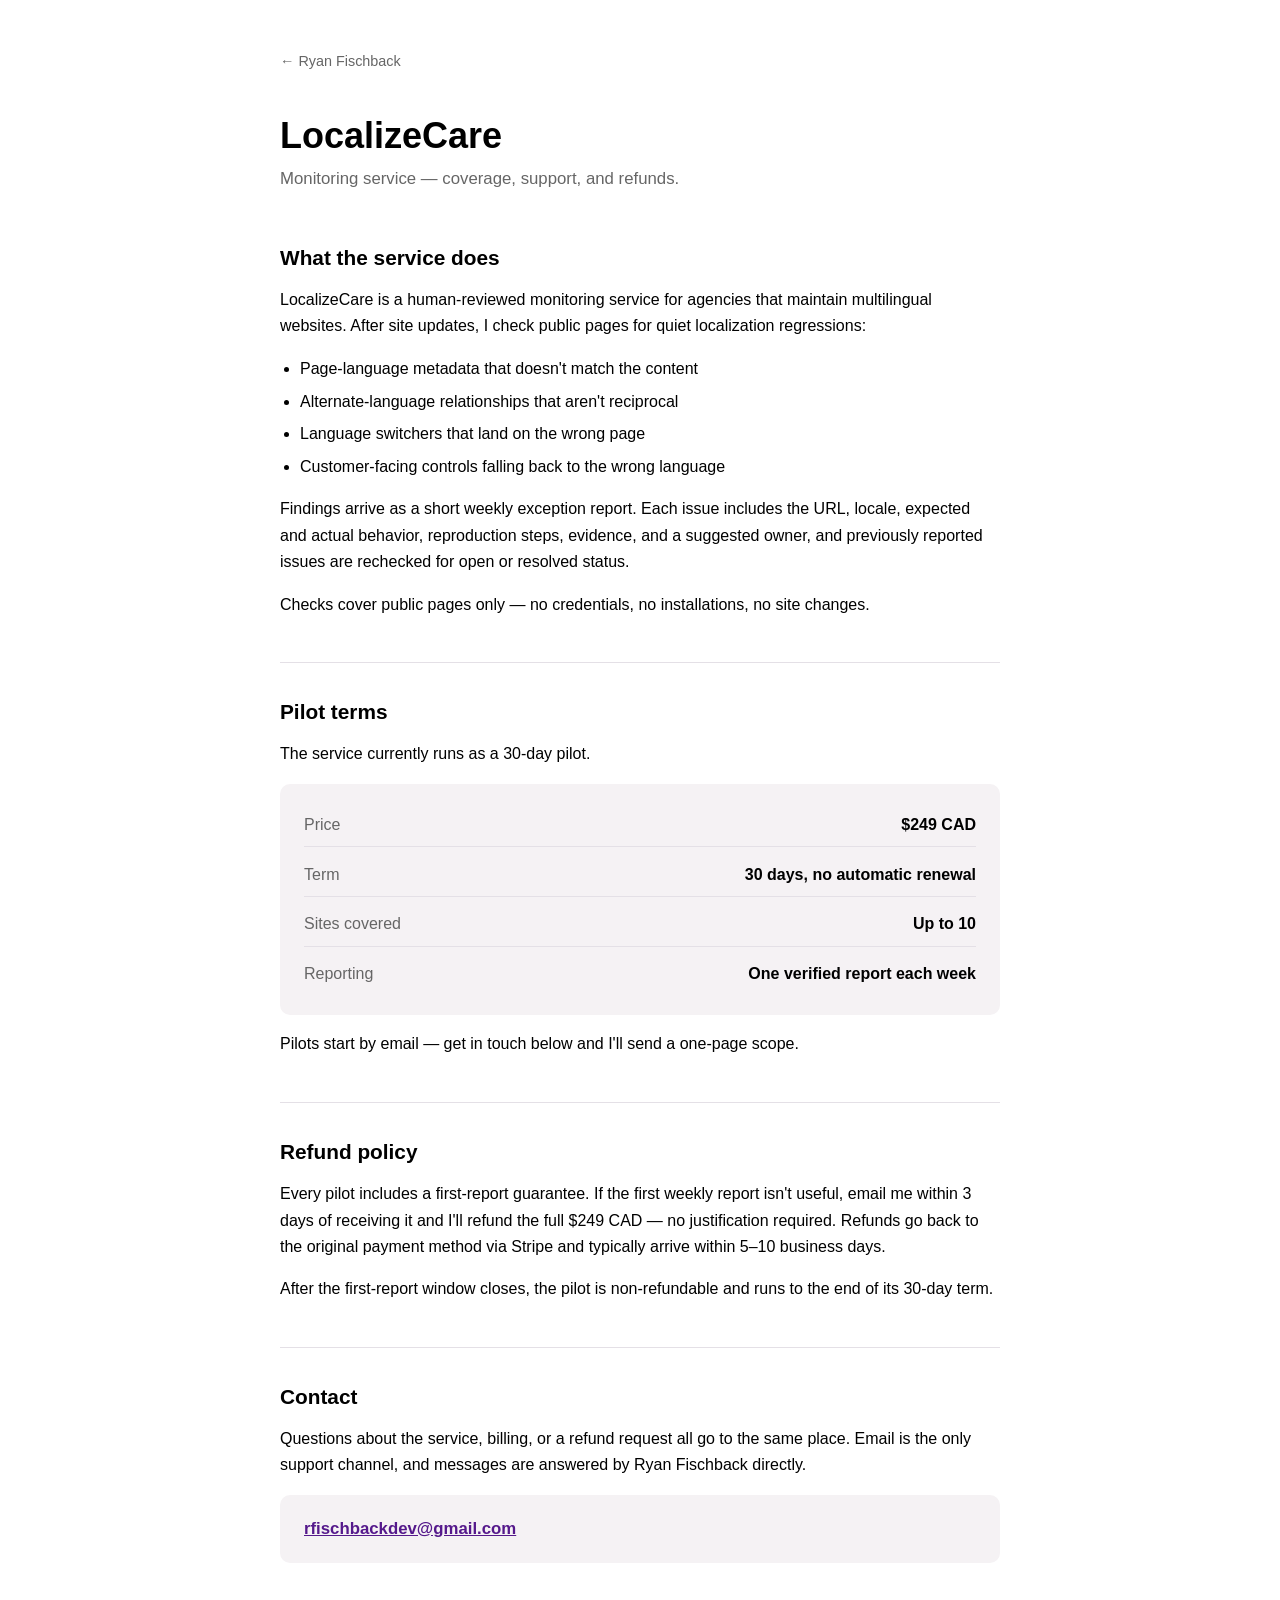
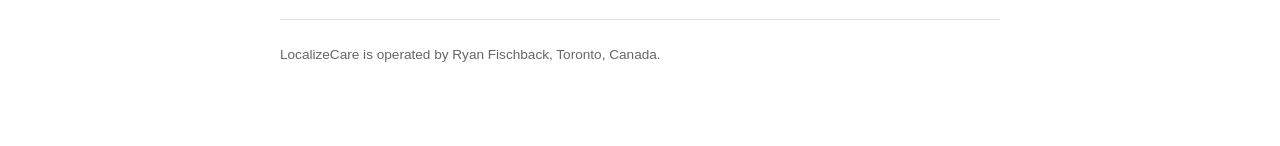
<file: public/localizecare.html>
<!DOCTYPE html>
<html lang="en">
  <head>
    <meta charset="utf-8" />
    <meta name="viewport" content="width=device-width, initial-scale=1" />
    <meta name="robots" content="noindex" />
    <title>LocalizeCare | Ryan Fischback</title>
    <meta
      name="description"
      content="LocalizeCare monitoring service — what it covers, how to reach support, and refund terms."
    />
    <link rel="icon" type="image/png" sizes="32x32" href="/favicon-32x32.png" />
    <link rel="icon" type="image/png" sizes="16x16" href="/favicon-16x16.png" />
    <link rel="shortcut icon" href="/favicon.ico" />
    <style>
      :root {
        --accent: #55198b;
        --accent-hover: #8c43ce;
        --bg: #ffffff;
        --bg-alt: #f5f2f4;
        --text: #000000;
        --text-muted: #666666;
        --border: #e4e0e6;
      }

      @media (prefers-color-scheme: dark) {
        :root {
          --accent: #8c43ce;
          --accent-hover: #a76ddb;
          --bg: #171c28;
          --bg-alt: #1f2532;
          --text: #ffffff;
          --text-muted: #a8b0bd;
          --border: #2c3444;
        }
      }

      * {
        box-sizing: border-box;
      }

      body {
        margin: 0;
        padding: 0;
        background: var(--bg);
        color: var(--text);
        font-family: "Montserrat", -apple-system, BlinkMacSystemFont,
          "Segoe UI", Roboto, Helvetica, Arial, sans-serif;
        line-height: 1.65;
        -webkit-font-smoothing: antialiased;
      }

      .wrap {
        max-width: 760px;
        margin: 0 auto;
        padding: 3rem 1.25rem 4rem;
      }

      .back {
        display: inline-block;
        margin-bottom: 2.5rem;
        color: var(--text-muted);
        font-size: 0.9rem;
        text-decoration: none;
      }

      .back:hover {
        color: var(--accent-hover);
      }

      h1 {
        font-size: 2.25rem;
        line-height: 1.2;
        margin: 0 0 0.5rem;
      }

      .lede {
        color: var(--text-muted);
        font-size: 1.05rem;
        margin: 0 0 3rem;
      }

      h2 {
        font-size: 1.3rem;
        margin: 2.75rem 0 0.75rem;
        padding-top: 2rem;
        border-top: 1px solid var(--border);
      }

      h2:first-of-type {
        border-top: none;
        padding-top: 0;
        margin-top: 0;
      }

      p {
        margin: 0 0 1rem;
      }

      ul {
        margin: 0 0 1rem;
        padding-left: 1.25rem;
      }

      li {
        margin-bottom: 0.4rem;
      }

      a {
        color: var(--accent);
      }

      a:hover {
        color: var(--accent-hover);
      }

      .contact-box {
        background: var(--bg-alt);
        border-radius: 10px;
        padding: 1.25rem 1.5rem;
        margin: 1rem 0;
      }

      .contact-box a {
        font-weight: 600;
        font-size: 1.05rem;
        word-break: break-all;
      }

      .meta {
        color: var(--text-muted);
        font-size: 0.85rem;
        margin-top: 3.5rem;
        padding-top: 1.5rem;
        border-top: 1px solid var(--border);
      }

      .terms {
        background: var(--bg-alt);
        border-radius: 10px;
        padding: 1.25rem 1.5rem 1.25rem;
        margin: 1rem 0;
        list-style: none;
      }

      .terms li {
        display: flex;
        justify-content: space-between;
        gap: 1rem;
        padding: 0.5rem 0;
        border-bottom: 1px solid var(--border);
      }

      .terms li:last-child {
        border-bottom: none;
        margin-bottom: 0;
      }

      .terms .label {
        color: var(--text-muted);
      }

      .terms .value {
        font-weight: 600;
        text-align: right;
      }

      @media (max-width: 520px) {
        .wrap {
          padding-top: 2rem;
        }

        h1 {
          font-size: 1.75rem;
        }
      }
    </style>
  </head>
  <body>
    <main class="wrap">
      <a class="back" href="/">&larr; Ryan Fischback</a>

      <h1>LocalizeCare</h1>
      <p class="lede">Monitoring service — coverage, support, and refunds.</p>

      <h2>What the service does</h2>
      <p>
        LocalizeCare is a human-reviewed monitoring service for agencies that
        maintain multilingual websites. After site updates, I check public
        pages for quiet localization regressions:
      </p>
      <ul>
        <li>Page-language metadata that doesn't match the content</li>
        <li>Alternate-language relationships that aren't reciprocal</li>
        <li>Language switchers that land on the wrong page</li>
        <li>Customer-facing controls falling back to the wrong language</li>
      </ul>
      <p>
        Findings arrive as a short weekly exception report. Each issue includes
        the URL, locale, expected and actual behavior, reproduction steps,
        evidence, and a suggested owner, and previously reported issues are
        rechecked for open or resolved status.
      </p>
      <p>
        Checks cover public pages only — no credentials, no installations, no
        site changes.
      </p>

      <h2>Pilot terms</h2>
      <p>The service currently runs as a 30-day pilot.</p>
      <ul class="terms">
        <li>
          <span class="label">Price</span>
          <span class="value">$249 CAD</span>
        </li>
        <li>
          <span class="label">Term</span>
          <span class="value">30 days, no automatic renewal</span>
        </li>
        <li>
          <span class="label">Sites covered</span>
          <span class="value">Up to 10</span>
        </li>
        <li>
          <span class="label">Reporting</span>
          <span class="value">One verified report each week</span>
        </li>
      </ul>
      <p>
        Pilots start by email — get in touch below and I'll send a one-page
        scope.
      </p>

      <h2>Refund policy</h2>
      <p>
        Every pilot includes a first-report guarantee. If the first weekly
        report isn't useful, email me within 3 days of receiving it and I'll
        refund the full $249 CAD — no justification required. Refunds go back
        to the original payment method via Stripe and typically arrive within
        5–10 business days.
      </p>
      <p>
        After the first-report window closes, the pilot is non-refundable and
        runs to the end of its 30-day term.
      </p>

      <h2>Contact</h2>
      <p>
        Questions about the service, billing, or a refund request all go to the
        same place. Email is the only support channel, and messages are
        answered by Ryan Fischback directly.
      </p>
      <div class="contact-box">
        <a href="mailto:rfischbackdev@gmail.com">rfischbackdev@gmail.com</a>
      </div>

      <p class="meta">
        LocalizeCare is operated by Ryan Fischback, Toronto, Canada.
      </p>
    </main>
  </body>
</html>
</file>
